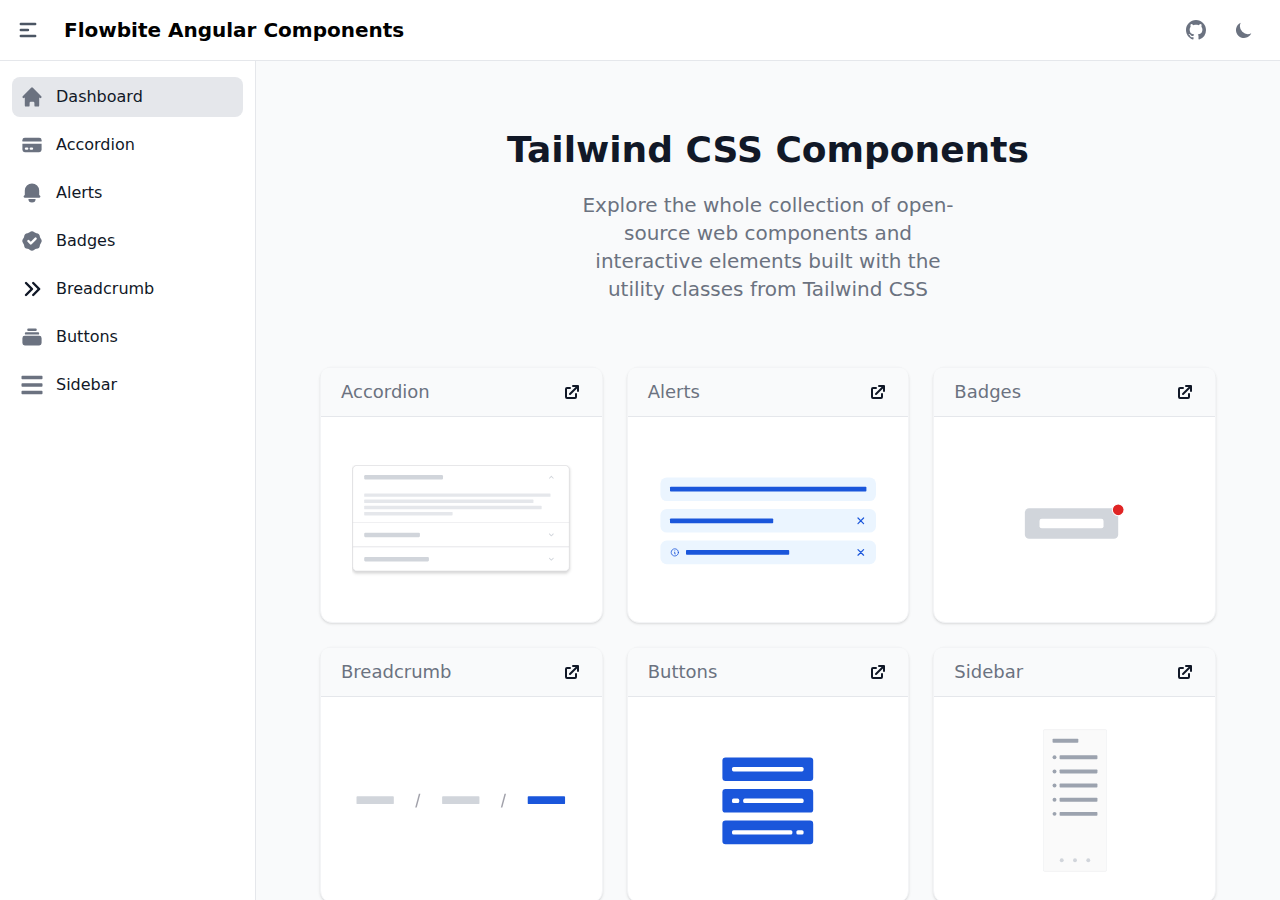
<file: index.html>
<!DOCTYPE html><html lang="en"><head>
    <meta charset="utf-8">
    <title>Flowbite Angular</title>
    <base href="/">
    <meta name="viewport" content="width=device-width, initial-scale=1">
    <link rel="icon" sizes="32x32" href="favicon.png">
  <style>*,:before,:after{box-sizing:border-box;border-width:0;border-style:solid;border-color:#e5e7eb}:before,:after{--tw-content:""}html{line-height:1.5;-webkit-text-size-adjust:100%;tab-size:4;font-family:ui-sans-serif,system-ui,-apple-system,BlinkMacSystemFont,Segoe UI,Roboto,Helvetica Neue,Arial,Noto Sans,sans-serif,"Apple Color Emoji","Segoe UI Emoji",Segoe UI Symbol,"Noto Color Emoji"}body{margin:0;line-height:inherit}*,:before,:after{--tw-border-spacing-x:0;--tw-border-spacing-y:0;--tw-translate-x:0;--tw-translate-y:0;--tw-rotate:0;--tw-skew-x:0;--tw-skew-y:0;--tw-scale-x:1;--tw-scale-y:1;--tw-pan-x: ;--tw-pan-y: ;--tw-pinch-zoom: ;--tw-scroll-snap-strictness:proximity;--tw-ordinal: ;--tw-slashed-zero: ;--tw-numeric-figure: ;--tw-numeric-spacing: ;--tw-numeric-fraction: ;--tw-ring-inset: ;--tw-ring-offset-width:0px;--tw-ring-offset-color:#fff;--tw-ring-color:rgb(59 130 246 / .5);--tw-ring-offset-shadow:0 0 #0000;--tw-ring-shadow:0 0 #0000;--tw-shadow:0 0 #0000;--tw-shadow-colored:0 0 #0000;--tw-blur: ;--tw-brightness: ;--tw-contrast: ;--tw-grayscale: ;--tw-hue-rotate: ;--tw-invert: ;--tw-saturate: ;--tw-sepia: ;--tw-drop-shadow: ;--tw-backdrop-blur: ;--tw-backdrop-brightness: ;--tw-backdrop-contrast: ;--tw-backdrop-grayscale: ;--tw-backdrop-hue-rotate: ;--tw-backdrop-invert: ;--tw-backdrop-opacity: ;--tw-backdrop-saturate: ;--tw-backdrop-sepia: }</style><link rel="stylesheet" href="styles.e9b9b03b46c4896d.css" media="print" onload="this.media='all'"><noscript><link rel="stylesheet" href="styles.e9b9b03b46c4896d.css"></noscript></head>
  <body>
    <flowbite-root></flowbite-root>
  <script src="runtime.1b5ef87603752ecd.js" type="module"></script><script src="polyfills.c75e42144efedf7c.js" type="module"></script><script src="main.8244624730195ac4.js" type="module"></script>

</body></html>
</file>
<file: styles.e9b9b03b46c4896d.css>
code[class*=language-],pre[class*=language-]{color:#ccc;background:0 0;font-family:Consolas,Monaco,Andale Mono,Ubuntu Mono,monospace;font-size:1em;text-align:left;white-space:pre;word-spacing:normal;word-break:normal;word-wrap:normal;line-height:1.5;tab-size:4;-webkit-hyphens:none;hyphens:none}pre[class*=language-]{padding:1em;margin:.5em 0;overflow:auto}:not(pre)>code[class*=language-],pre[class*=language-]{background:#2d2d2d}:not(pre)>code[class*=language-]{padding:.1em;border-radius:.3em;white-space:normal}.token.block-comment,.token.cdata,.token.comment,.token.doctype,.token.prolog{color:#999}.token.punctuation{color:#ccc}.token.attr-name,.token.deleted,.token.namespace,.token.tag{color:#e2777a}.token.function-name{color:#6196cc}.token.boolean,.token.function,.token.number{color:#f08d49}.token.class-name,.token.constant,.token.property,.token.symbol{color:#f8c555}.token.atrule,.token.builtin,.token.important,.token.keyword,.token.selector{color:#cc99cd}.token.attr-value,.token.char,.token.regex,.token.string,.token.variable{color:#7ec699}.token.entity,.token.operator,.token.url{color:#67cdcc}.token.bold,.token.important{font-weight:700}.token.italic{font-style:italic}.token.entity{cursor:help}.token.inserted{color:green}*,:before,:after{box-sizing:border-box;border-width:0;border-style:solid;border-color:#e5e7eb}:before,:after{--tw-content: ""}html{line-height:1.5;-webkit-text-size-adjust:100%;tab-size:4;font-family:ui-sans-serif,system-ui,-apple-system,BlinkMacSystemFont,Segoe UI,Roboto,Helvetica Neue,Arial,Noto Sans,sans-serif,"Apple Color Emoji","Segoe UI Emoji",Segoe UI Symbol,"Noto Color Emoji"}body{margin:0;line-height:inherit}hr{height:0;color:inherit;border-top-width:1px}abbr:where([title]){-webkit-text-decoration:underline dotted;text-decoration:underline dotted}h1,h2,h3,h4,h5,h6{font-size:inherit;font-weight:inherit}a{color:inherit;text-decoration:inherit}b,strong{font-weight:bolder}code,kbd,samp,pre{font-family:ui-monospace,SFMono-Regular,Menlo,Monaco,Consolas,Liberation Mono,Courier New,monospace;font-size:1em}small{font-size:80%}sub,sup{font-size:75%;line-height:0;position:relative;vertical-align:baseline}sub{bottom:-.25em}sup{top:-.5em}table{text-indent:0;border-color:inherit;border-collapse:collapse}button,input,optgroup,select,textarea{font-family:inherit;font-size:100%;font-weight:inherit;line-height:inherit;color:inherit;margin:0;padding:0}button,select{text-transform:none}button,[type=button],[type=reset],[type=submit]{-webkit-appearance:button;background-color:transparent;background-image:none}:-moz-focusring{outline:auto}:-moz-ui-invalid{box-shadow:none}progress{vertical-align:baseline}::-webkit-inner-spin-button,::-webkit-outer-spin-button{height:auto}[type=search]{-webkit-appearance:textfield;outline-offset:-2px}::-webkit-search-decoration{-webkit-appearance:none}::-webkit-file-upload-button{-webkit-appearance:button;font:inherit}summary{display:list-item}blockquote,dl,dd,h1,h2,h3,h4,h5,h6,hr,figure,p,pre{margin:0}fieldset{margin:0;padding:0}legend{padding:0}ol,ul,menu{list-style:none;margin:0;padding:0}textarea{resize:vertical}input::placeholder,textarea::placeholder{opacity:1;color:#9ca3af}button,[role=button]{cursor:pointer}:disabled{cursor:default}img,svg,video,canvas,audio,iframe,embed,object{display:block;vertical-align:middle}img,video{max-width:100%;height:auto}*,:before,:after{--tw-border-spacing-x:0;--tw-border-spacing-y:0;--tw-translate-x:0;--tw-translate-y:0;--tw-rotate:0;--tw-skew-x:0;--tw-skew-y:0;--tw-scale-x:1;--tw-scale-y:1;--tw-pan-x: ;--tw-pan-y: ;--tw-pinch-zoom: ;--tw-scroll-snap-strictness:proximity;--tw-ordinal: ;--tw-slashed-zero: ;--tw-numeric-figure: ;--tw-numeric-spacing: ;--tw-numeric-fraction: ;--tw-ring-inset: ;--tw-ring-offset-width:0px;--tw-ring-offset-color:#fff;--tw-ring-color:rgb(59 130 246 / .5);--tw-ring-offset-shadow:0 0 #0000;--tw-ring-shadow:0 0 #0000;--tw-shadow:0 0 #0000;--tw-shadow-colored:0 0 #0000;--tw-blur: ;--tw-brightness: ;--tw-contrast: ;--tw-grayscale: ;--tw-hue-rotate: ;--tw-invert: ;--tw-saturate: ;--tw-sepia: ;--tw-drop-shadow: ;--tw-backdrop-blur: ;--tw-backdrop-brightness: ;--tw-backdrop-contrast: ;--tw-backdrop-grayscale: ;--tw-backdrop-hue-rotate: ;--tw-backdrop-invert: ;--tw-backdrop-opacity: ;--tw-backdrop-saturate: ;--tw-backdrop-sepia: }::-webkit-backdrop{--tw-border-spacing-x:0;--tw-border-spacing-y:0;--tw-translate-x:0;--tw-translate-y:0;--tw-rotate:0;--tw-skew-x:0;--tw-skew-y:0;--tw-scale-x:1;--tw-scale-y:1;--tw-pan-x: ;--tw-pan-y: ;--tw-pinch-zoom: ;--tw-scroll-snap-strictness:proximity;--tw-ordinal: ;--tw-slashed-zero: ;--tw-numeric-figure: ;--tw-numeric-spacing: ;--tw-numeric-fraction: ;--tw-ring-inset: ;--tw-ring-offset-width:0px;--tw-ring-offset-color:#fff;--tw-ring-color:rgb(59 130 246 / .5);--tw-ring-offset-shadow:0 0 #0000;--tw-ring-shadow:0 0 #0000;--tw-shadow:0 0 #0000;--tw-shadow-colored:0 0 #0000;--tw-blur: ;--tw-brightness: ;--tw-contrast: ;--tw-grayscale: ;--tw-hue-rotate: ;--tw-invert: ;--tw-saturate: ;--tw-sepia: ;--tw-drop-shadow: ;--tw-backdrop-blur: ;--tw-backdrop-brightness: ;--tw-backdrop-contrast: ;--tw-backdrop-grayscale: ;--tw-backdrop-hue-rotate: ;--tw-backdrop-invert: ;--tw-backdrop-opacity: ;--tw-backdrop-saturate: ;--tw-backdrop-sepia: }::backdrop{--tw-border-spacing-x:0;--tw-border-spacing-y:0;--tw-translate-x:0;--tw-translate-y:0;--tw-rotate:0;--tw-skew-x:0;--tw-skew-y:0;--tw-scale-x:1;--tw-scale-y:1;--tw-pan-x: ;--tw-pan-y: ;--tw-pinch-zoom: ;--tw-scroll-snap-strictness:proximity;--tw-ordinal: ;--tw-slashed-zero: ;--tw-numeric-figure: ;--tw-numeric-spacing: ;--tw-numeric-fraction: ;--tw-ring-inset: ;--tw-ring-offset-width:0px;--tw-ring-offset-color:#fff;--tw-ring-color:rgb(59 130 246 / .5);--tw-ring-offset-shadow:0 0 #0000;--tw-ring-shadow:0 0 #0000;--tw-shadow:0 0 #0000;--tw-shadow-colored:0 0 #0000;--tw-blur: ;--tw-brightness: ;--tw-contrast: ;--tw-grayscale: ;--tw-hue-rotate: ;--tw-invert: ;--tw-saturate: ;--tw-sepia: ;--tw-drop-shadow: ;--tw-backdrop-blur: ;--tw-backdrop-brightness: ;--tw-backdrop-contrast: ;--tw-backdrop-grayscale: ;--tw-backdrop-hue-rotate: ;--tw-backdrop-invert: ;--tw-backdrop-opacity: ;--tw-backdrop-saturate: ;--tw-backdrop-sepia: }.container{width:100%}@media (min-width: 640px){.container{max-width:640px}}@media (min-width: 768px){.container{max-width:768px}}@media (min-width: 1024px){.container{max-width:1024px}}@media (min-width: 1280px){.container{max-width:1280px}}@media (min-width: 1536px){.container{max-width:1536px}}.sr-only{position:absolute;width:1px;height:1px;padding:0;margin:-1px;overflow:hidden;clip:rect(0,0,0,0);white-space:nowrap;border-width:0}.relative{position:relative}.\!m-0{margin:0!important}.mx-auto{margin-left:auto;margin-right:auto}.-mx-1\.5{margin-left:-.375rem;margin-right:-.375rem}.-my-1\.5{margin-top:-.375rem;margin-bottom:-.375rem}.-mx-1{margin-left:-.25rem;margin-right:-.25rem}.-my-1{margin-top:-.25rem;margin-bottom:-.25rem}.mx-1{margin-left:.25rem;margin-right:.25rem}.mr-6{margin-right:1.5rem}.mb-2{margin-bottom:.5rem}.mr-3{margin-right:.75rem}.mt-2{margin-top:.5rem}.mb-4{margin-bottom:1rem}.mr-2{margin-right:.5rem}.-ml-0\.5{margin-left:-.125rem}.-ml-0{margin-left:-0px}.-ml-1{margin-left:-.25rem}.ml-2{margin-left:.5rem}.-mr-1{margin-right:-.25rem}.mb-10{margin-bottom:2.5rem}.ml-auto{margin-left:auto}.ml-3{margin-left:.75rem}.inline{display:inline}.flex{display:flex}.inline-flex{display:inline-flex}.grid{display:grid}.hidden{display:none}.h-screen{height:100vh}.h-6{height:1.5rem}.h-5{height:1.25rem}.h-full{height:100%}.h-4{height:1rem}.h-3{height:.75rem}.h-3\.5{height:.875rem}.h-64{height:16rem}.h-52{height:13rem}.h-8{height:2rem}.h-fit{height:-moz-fit-content;height:fit-content}.h-min{height:min-content}.w-full{width:100%}.w-6{width:1.5rem}.w-5{width:1.25rem}.w-56{width:14rem}.w-28{width:7rem}.w-24{width:6rem}.w-16{width:4rem}.w-4{width:1rem}.w-3{width:.75rem}.w-3\.5{width:.875rem}.w-8{width:2rem}.w-fit{width:-moz-fit-content;width:fit-content}.w-64{width:16rem}.max-w-4xl{max-width:56rem}.max-w-screen-xl{max-width:1280px}.flex-1{flex:1 1 0%}.flex-shrink-0,.shrink-0{flex-shrink:0}.rotate-180{--tw-rotate:180deg;transform:translate(var(--tw-translate-x),var(--tw-translate-y)) rotate(var(--tw-rotate)) skew(var(--tw-skew-x)) skewY(var(--tw-skew-y)) scaleX(var(--tw-scale-x)) scaleY(var(--tw-scale-y))}.transform{transform:translate(var(--tw-translate-x),var(--tw-translate-y)) rotate(var(--tw-rotate)) skew(var(--tw-skew-x)) skewY(var(--tw-skew-y)) scaleX(var(--tw-scale-x)) scaleY(var(--tw-scale-y))}.cursor-pointer{cursor:pointer}.cursor-not-allowed{cursor:not-allowed}.list-disc{list-style-type:disc}.grid-cols-1{grid-template-columns:repeat(1,minmax(0,1fr))}.flex-col{flex-direction:column}.flex-wrap{flex-wrap:wrap}.items-center{align-items:center}.justify-center{justify-content:center}.justify-between{justify-content:space-between}.gap-2{gap:.5rem}.gap-6{gap:1.5rem}.gap-8{gap:2rem}.gap-1{gap:.25rem}.space-y-2>:not([hidden])~:not([hidden]){--tw-space-y-reverse:0;margin-top:calc(.5rem * calc(1 - var(--tw-space-y-reverse)));margin-bottom:calc(.5rem * var(--tw-space-y-reverse))}.space-y-4>:not([hidden])~:not([hidden]){--tw-space-y-reverse:0;margin-top:calc(1rem * calc(1 - var(--tw-space-y-reverse)));margin-bottom:calc(1rem * var(--tw-space-y-reverse))}.divide-y>:not([hidden])~:not([hidden]){--tw-divide-y-reverse:0;border-top-width:calc(1px * calc(1 - var(--tw-divide-y-reverse)));border-bottom-width:calc(1px * var(--tw-divide-y-reverse))}.divide-gray-200>:not([hidden])~:not([hidden]){--tw-divide-opacity:1;border-color:rgb(229 231 235 / var(--tw-divide-opacity))}.overflow-auto{overflow:auto}.overflow-hidden{overflow:hidden}.overflow-y-auto{overflow-y:auto}.whitespace-nowrap{white-space:nowrap}.rounded-lg{border-radius:.5rem}.rounded{border-radius:.25rem}.rounded-xl{border-radius:.75rem}.rounded-full{border-radius:9999px}.rounded-md{border-radius:.375rem}.rounded-t-lg{border-top-left-radius:.5rem;border-top-right-radius:.5rem}.border{border-width:1px}.border-b{border-bottom-width:1px}.border-r{border-right-width:1px}.border-t-4{border-top-width:4px}.border-gray-200{--tw-border-opacity:1;border-color:rgb(229 231 235 / var(--tw-border-opacity))}.border-gray-700{--tw-border-opacity:1;border-color:rgb(55 65 81 / var(--tw-border-opacity))}.border-gray-100{--tw-border-opacity:1;border-color:rgb(243 244 246 / var(--tw-border-opacity))}.border-blue-500{--tw-border-opacity:1;border-color:rgb(59 130 246 / var(--tw-border-opacity))}.border-red-500{--tw-border-opacity:1;border-color:rgb(239 68 68 / var(--tw-border-opacity))}.border-green-500{--tw-border-opacity:1;border-color:rgb(34 197 94 / var(--tw-border-opacity))}.border-yellow-500{--tw-border-opacity:1;border-color:rgb(234 179 8 / var(--tw-border-opacity))}.border-gray-500{--tw-border-opacity:1;border-color:rgb(107 114 128 / var(--tw-border-opacity))}.border-transparent{border-color:transparent}.border-gray-800{--tw-border-opacity:1;border-color:rgb(31 41 55 / var(--tw-border-opacity))}.border-red-700{--tw-border-opacity:1;border-color:rgb(185 28 28 / var(--tw-border-opacity))}.border-blue-700{--tw-border-opacity:1;border-color:rgb(29 78 216 / var(--tw-border-opacity))}.border-gray-300{--tw-border-opacity:1;border-color:rgb(209 213 219 / var(--tw-border-opacity))}.border-purple-700{--tw-border-opacity:1;border-color:rgb(126 34 206 / var(--tw-border-opacity))}.border-green-700{--tw-border-opacity:1;border-color:rgb(21 128 61 / var(--tw-border-opacity))}.border-yellow-400{--tw-border-opacity:1;border-color:rgb(250 204 21 / var(--tw-border-opacity))}.bg-gray-50{--tw-bg-opacity:1;background-color:rgb(249 250 251 / var(--tw-bg-opacity))}.bg-white{--tw-bg-opacity:1;background-color:rgb(255 255 255 / var(--tw-bg-opacity))}.bg-gray-700{--tw-bg-opacity:1;background-color:rgb(55 65 81 / var(--tw-bg-opacity))}.bg-transparent{background-color:transparent}.bg-gray-100{--tw-bg-opacity:1;background-color:rgb(243 244 246 / var(--tw-bg-opacity))}.bg-gray-800{--tw-bg-opacity:1;background-color:rgb(31 41 55 / var(--tw-bg-opacity))}.bg-blue-100{--tw-bg-opacity:1;background-color:rgb(219 234 254 / var(--tw-bg-opacity))}.bg-red-100{--tw-bg-opacity:1;background-color:rgb(254 226 226 / var(--tw-bg-opacity))}.bg-green-100{--tw-bg-opacity:1;background-color:rgb(220 252 231 / var(--tw-bg-opacity))}.bg-yellow-100{--tw-bg-opacity:1;background-color:rgb(254 249 195 / var(--tw-bg-opacity))}.bg-indigo-100{--tw-bg-opacity:1;background-color:rgb(224 231 255 / var(--tw-bg-opacity))}.bg-purple-100{--tw-bg-opacity:1;background-color:rgb(243 232 255 / var(--tw-bg-opacity))}.bg-pink-100{--tw-bg-opacity:1;background-color:rgb(252 231 243 / var(--tw-bg-opacity))}.bg-red-700{--tw-bg-opacity:1;background-color:rgb(185 28 28 / var(--tw-bg-opacity))}.bg-blue-700{--tw-bg-opacity:1;background-color:rgb(29 78 216 / var(--tw-bg-opacity))}.bg-purple-700{--tw-bg-opacity:1;background-color:rgb(126 34 206 / var(--tw-bg-opacity))}.bg-green-700{--tw-bg-opacity:1;background-color:rgb(21 128 61 / var(--tw-bg-opacity))}.bg-yellow-400{--tw-bg-opacity:1;background-color:rgb(250 204 21 / var(--tw-bg-opacity))}.bg-gray-200{--tw-bg-opacity:1;background-color:rgb(229 231 235 / var(--tw-bg-opacity))}.bg-gradient-to-r{background-image:linear-gradient(to right,var(--tw-gradient-stops))}.bg-gradient-to-br{background-image:linear-gradient(to bottom right,var(--tw-gradient-stops))}.from-cyan-400{--tw-gradient-from:#22d3ee;--tw-gradient-to:rgb(34 211 238 / 0);--tw-gradient-stops:var(--tw-gradient-from), var(--tw-gradient-to)}.from-red-400{--tw-gradient-from:#f87171;--tw-gradient-to:rgb(248 113 113 / 0);--tw-gradient-stops:var(--tw-gradient-from), var(--tw-gradient-to)}.from-blue-500{--tw-gradient-from:#3b82f6;--tw-gradient-to:rgb(59 130 246 / 0);--tw-gradient-stops:var(--tw-gradient-from), var(--tw-gradient-to)}.from-lime-200{--tw-gradient-from:#d9f99d;--tw-gradient-to:rgb(217 249 157 / 0);--tw-gradient-stops:var(--tw-gradient-from), var(--tw-gradient-to)}.from-pink-400{--tw-gradient-from:#f472b6;--tw-gradient-to:rgb(244 114 182 / 0);--tw-gradient-stops:var(--tw-gradient-from), var(--tw-gradient-to)}.from-purple-500{--tw-gradient-from:#a855f7;--tw-gradient-to:rgb(168 85 247 / 0);--tw-gradient-stops:var(--tw-gradient-from), var(--tw-gradient-to)}.from-green-400{--tw-gradient-from:#4ade80;--tw-gradient-to:rgb(74 222 128 / 0);--tw-gradient-stops:var(--tw-gradient-from), var(--tw-gradient-to)}.from-teal-400{--tw-gradient-from:#2dd4bf;--tw-gradient-to:rgb(45 212 191 / 0);--tw-gradient-stops:var(--tw-gradient-from), var(--tw-gradient-to)}.from-purple-600{--tw-gradient-from:#9333ea;--tw-gradient-to:rgb(147 51 234 / 0);--tw-gradient-stops:var(--tw-gradient-from), var(--tw-gradient-to)}.from-cyan-500{--tw-gradient-from:#06b6d4;--tw-gradient-to:rgb(6 182 212 / 0);--tw-gradient-stops:var(--tw-gradient-from), var(--tw-gradient-to)}.from-pink-500{--tw-gradient-from:#ec4899;--tw-gradient-to:rgb(236 72 153 / 0);--tw-gradient-stops:var(--tw-gradient-from), var(--tw-gradient-to)}.from-teal-200{--tw-gradient-from:#99f6e4;--tw-gradient-to:rgb(153 246 228 / 0);--tw-gradient-stops:var(--tw-gradient-from), var(--tw-gradient-to)}.from-teal-300{--tw-gradient-from:#5eead4;--tw-gradient-to:rgb(94 234 212 / 0);--tw-gradient-stops:var(--tw-gradient-from), var(--tw-gradient-to)}.from-red-200{--tw-gradient-from:#fecaca;--tw-gradient-to:rgb(254 202 202 / 0);--tw-gradient-stops:var(--tw-gradient-from), var(--tw-gradient-to)}.via-cyan-500{--tw-gradient-to:rgb(6 182 212 / 0);--tw-gradient-stops:var(--tw-gradient-from), #06b6d4, var(--tw-gradient-to)}.via-red-500{--tw-gradient-to:rgb(239 68 68 / 0);--tw-gradient-stops:var(--tw-gradient-from), #ef4444, var(--tw-gradient-to)}.via-blue-600{--tw-gradient-to:rgb(37 99 235 / 0);--tw-gradient-stops:var(--tw-gradient-from), #2563eb, var(--tw-gradient-to)}.via-lime-400{--tw-gradient-to:rgb(163 230 53 / 0);--tw-gradient-stops:var(--tw-gradient-from), #a3e635, var(--tw-gradient-to)}.via-pink-500{--tw-gradient-to:rgb(236 72 153 / 0);--tw-gradient-stops:var(--tw-gradient-from), #ec4899, var(--tw-gradient-to)}.via-purple-600{--tw-gradient-to:rgb(147 51 234 / 0);--tw-gradient-stops:var(--tw-gradient-from), #9333ea, var(--tw-gradient-to)}.via-green-500{--tw-gradient-to:rgb(34 197 94 / 0);--tw-gradient-stops:var(--tw-gradient-from), #22c55e, var(--tw-gradient-to)}.via-teal-500{--tw-gradient-to:rgb(20 184 166 / 0);--tw-gradient-stops:var(--tw-gradient-from), #14b8a6, var(--tw-gradient-to)}.via-red-300{--tw-gradient-to:rgb(252 165 165 / 0);--tw-gradient-stops:var(--tw-gradient-from), #fca5a5, var(--tw-gradient-to)}.to-cyan-600{--tw-gradient-to:#0891b2}.to-red-600{--tw-gradient-to:#dc2626}.to-blue-700{--tw-gradient-to:#1d4ed8}.to-lime-500{--tw-gradient-to:#84cc16}.to-pink-600{--tw-gradient-to:#db2777}.to-purple-700{--tw-gradient-to:#7e22ce}.to-green-600{--tw-gradient-to:#16a34a}.to-teal-600{--tw-gradient-to:#0d9488}.to-blue-500{--tw-gradient-to:#3b82f6}.to-blue-600{--tw-gradient-to:#2563eb}.to-pink-500{--tw-gradient-to:#ec4899}.to-orange-400{--tw-gradient-to:#fb923c}.to-lime-200{--tw-gradient-to:#d9f99d}.to-lime-300{--tw-gradient-to:#bef264}.to-yellow-200{--tw-gradient-to:#fef08a}.p-2\.5{padding:.625rem}.p-2{padding:.5rem}.p-4{padding:1rem}.p-6{padding:1.5rem}.p-1\.5{padding:.375rem}.p-1{padding:.25rem}.p-0\.5{padding:.125rem}.p-0{padding:0}.px-3{padding-left:.75rem;padding-right:.75rem}.py-1\.5{padding-top:.375rem;padding-bottom:.375rem}.py-1{padding-top:.25rem;padding-bottom:.25rem}.py-3{padding-top:.75rem;padding-bottom:.75rem}.px-5{padding-left:1.25rem;padding-right:1.25rem}.py-0{padding-top:0;padding-bottom:0}.py-2\.5{padding-top:.625rem;padding-bottom:.625rem}.py-2{padding-top:.5rem;padding-bottom:.5rem}.py-5{padding-top:1.25rem;padding-bottom:1.25rem}.px-2{padding-left:.5rem;padding-right:.5rem}.py-0\.5{padding-top:.125rem;padding-bottom:.125rem}.px-6{padding-left:1.5rem;padding-right:1.5rem}.py-3\.5{padding-top:.875rem;padding-bottom:.875rem}.py-4{padding-top:1rem;padding-bottom:1rem}.pl-5{padding-left:1.25rem}.text-left{text-align:left}.text-center{text-align:center}.text-xl{font-size:1.25rem;line-height:1.75rem}.text-sm{font-size:.875rem;line-height:1.25rem}.text-2xl{font-size:1.5rem;line-height:2rem}.text-lg{font-size:1.125rem;line-height:1.75rem}.text-xs{font-size:.75rem;line-height:1rem}.text-base{font-size:1rem;line-height:1.5rem}.font-semibold{font-weight:600}.font-bold{font-weight:700}.font-medium{font-weight:500}.font-normal{font-weight:400}.text-gray-600{--tw-text-opacity:1;color:rgb(75 85 99 / var(--tw-text-opacity))}.text-gray-500{--tw-text-opacity:1;color:rgb(107 114 128 / var(--tw-text-opacity))}.text-blue-600{--tw-text-opacity:1;color:rgb(37 99 235 / var(--tw-text-opacity))}.text-gray-700{--tw-text-opacity:1;color:rgb(55 65 81 / var(--tw-text-opacity))}.text-gray-100{--tw-text-opacity:1;color:rgb(243 244 246 / var(--tw-text-opacity))}.text-blue-700{--tw-text-opacity:1;color:rgb(29 78 216 / var(--tw-text-opacity))}.text-gray-900{--tw-text-opacity:1;color:rgb(17 24 39 / var(--tw-text-opacity))}.text-white{--tw-text-opacity:1;color:rgb(255 255 255 / var(--tw-text-opacity))}.text-red-700{--tw-text-opacity:1;color:rgb(185 28 28 / var(--tw-text-opacity))}.text-green-700{--tw-text-opacity:1;color:rgb(21 128 61 / var(--tw-text-opacity))}.text-yellow-700{--tw-text-opacity:1;color:rgb(161 98 7 / var(--tw-text-opacity))}.text-blue-500{--tw-text-opacity:1;color:rgb(59 130 246 / var(--tw-text-opacity))}.text-red-500{--tw-text-opacity:1;color:rgb(239 68 68 / var(--tw-text-opacity))}.text-green-500{--tw-text-opacity:1;color:rgb(34 197 94 / var(--tw-text-opacity))}.text-yellow-500{--tw-text-opacity:1;color:rgb(234 179 8 / var(--tw-text-opacity))}.text-blue-800{--tw-text-opacity:1;color:rgb(30 64 175 / var(--tw-text-opacity))}.text-gray-800{--tw-text-opacity:1;color:rgb(31 41 55 / var(--tw-text-opacity))}.text-red-800{--tw-text-opacity:1;color:rgb(153 27 27 / var(--tw-text-opacity))}.text-green-800{--tw-text-opacity:1;color:rgb(22 101 52 / var(--tw-text-opacity))}.text-yellow-800{--tw-text-opacity:1;color:rgb(133 77 14 / var(--tw-text-opacity))}.text-indigo-800{--tw-text-opacity:1;color:rgb(55 48 163 / var(--tw-text-opacity))}.text-purple-800{--tw-text-opacity:1;color:rgb(107 33 168 / var(--tw-text-opacity))}.text-pink-800{--tw-text-opacity:1;color:rgb(157 23 77 / var(--tw-text-opacity))}.text-gray-400{--tw-text-opacity:1;color:rgb(156 163 175 / var(--tw-text-opacity))}.text-purple-700{--tw-text-opacity:1;color:rgb(126 34 206 / var(--tw-text-opacity))}.text-yellow-400{--tw-text-opacity:1;color:rgb(250 204 21 / var(--tw-text-opacity))}.opacity-50{opacity:.5}.shadow-md{--tw-shadow:0 4px 6px -1px rgb(0 0 0 / .1), 0 2px 4px -2px rgb(0 0 0 / .1);--tw-shadow-colored:0 4px 6px -1px var(--tw-shadow-color), 0 2px 4px -2px var(--tw-shadow-color);box-shadow:var(--tw-ring-offset-shadow, 0 0 #0000),var(--tw-ring-shadow, 0 0 #0000),var(--tw-shadow)}.shadow{--tw-shadow:0 1px 3px 0 rgb(0 0 0 / .1), 0 1px 2px -1px rgb(0 0 0 / .1);--tw-shadow-colored:0 1px 3px 0 var(--tw-shadow-color), 0 1px 2px -1px var(--tw-shadow-color);box-shadow:var(--tw-ring-offset-shadow, 0 0 #0000),var(--tw-ring-shadow, 0 0 #0000),var(--tw-shadow)}.outline{outline-style:solid}.ring-gray-800{--tw-ring-opacity:1;--tw-ring-color:rgb(31 41 55 / var(--tw-ring-opacity))}.filter{filter:var(--tw-blur) var(--tw-brightness) var(--tw-contrast) var(--tw-grayscale) var(--tw-hue-rotate) var(--tw-invert) var(--tw-saturate) var(--tw-sepia) var(--tw-drop-shadow)}.transition{transition-property:color,background-color,border-color,text-decoration-color,fill,stroke,opacity,box-shadow,transform,filter,-webkit-backdrop-filter;transition-property:color,background-color,border-color,text-decoration-color,fill,stroke,opacity,box-shadow,transform,filter,backdrop-filter;transition-property:color,background-color,border-color,text-decoration-color,fill,stroke,opacity,box-shadow,transform,filter,backdrop-filter,-webkit-backdrop-filter;transition-timing-function:cubic-bezier(.4,0,.2,1);transition-duration:.15s}.transition-all{transition-property:all;transition-timing-function:cubic-bezier(.4,0,.2,1);transition-duration:.15s}.duration-75{transition-duration:75ms}.duration-200{transition-duration:.2s}.ease-in{transition-timing-function:cubic-bezier(.4,0,1,1)}.hover\:border-white:hover{--tw-border-opacity:1;border-color:rgb(255 255 255 / var(--tw-border-opacity))}.hover\:bg-gray-100:hover{--tw-bg-opacity:1;background-color:rgb(243 244 246 / var(--tw-bg-opacity))}.hover\:bg-gray-800:hover{--tw-bg-opacity:1;background-color:rgb(31 41 55 / var(--tw-bg-opacity))}.hover\:bg-blue-200:hover{--tw-bg-opacity:1;background-color:rgb(191 219 254 / var(--tw-bg-opacity))}.hover\:bg-red-200:hover{--tw-bg-opacity:1;background-color:rgb(254 202 202 / var(--tw-bg-opacity))}.hover\:bg-green-200:hover{--tw-bg-opacity:1;background-color:rgb(187 247 208 / var(--tw-bg-opacity))}.hover\:bg-yellow-200:hover{--tw-bg-opacity:1;background-color:rgb(254 240 138 / var(--tw-bg-opacity))}.hover\:bg-gray-200:hover{--tw-bg-opacity:1;background-color:rgb(229 231 235 / var(--tw-bg-opacity))}.hover\:bg-gray-900:hover{--tw-bg-opacity:1;background-color:rgb(17 24 39 / var(--tw-bg-opacity))}.hover\:bg-red-800:hover{--tw-bg-opacity:1;background-color:rgb(153 27 27 / var(--tw-bg-opacity))}.hover\:bg-blue-800:hover{--tw-bg-opacity:1;background-color:rgb(30 64 175 / var(--tw-bg-opacity))}.hover\:bg-white:hover{--tw-bg-opacity:1;background-color:rgb(255 255 255 / var(--tw-bg-opacity))}.hover\:bg-purple-800:hover{--tw-bg-opacity:1;background-color:rgb(107 33 168 / var(--tw-bg-opacity))}.hover\:bg-green-800:hover{--tw-bg-opacity:1;background-color:rgb(22 101 52 / var(--tw-bg-opacity))}.hover\:bg-yellow-500:hover{--tw-bg-opacity:1;background-color:rgb(234 179 8 / var(--tw-bg-opacity))}.hover\:bg-gradient-to-br:hover{background-image:linear-gradient(to bottom right,var(--tw-gradient-stops))}.hover\:bg-gradient-to-bl:hover{background-image:linear-gradient(to bottom left,var(--tw-gradient-stops))}.hover\:bg-gradient-to-l:hover{background-image:linear-gradient(to left,var(--tw-gradient-stops))}.hover\:from-teal-200:hover{--tw-gradient-from:#99f6e4;--tw-gradient-to:rgb(153 246 228 / 0);--tw-gradient-stops:var(--tw-gradient-from), var(--tw-gradient-to)}.hover\:to-lime-200:hover{--tw-gradient-to:#d9f99d}.hover\:text-white:hover{--tw-text-opacity:1;color:rgb(255 255 255 / var(--tw-text-opacity))}.hover\:text-gray-900:hover{--tw-text-opacity:1;color:rgb(17 24 39 / var(--tw-text-opacity))}.hover\:text-blue-700:hover{--tw-text-opacity:1;color:rgb(29 78 216 / var(--tw-text-opacity))}.hover\:underline:hover{text-decoration-line:underline}.hover\:shadow-lg:hover{--tw-shadow:0 10px 15px -3px rgb(0 0 0 / .1), 0 4px 6px -4px rgb(0 0 0 / .1);--tw-shadow-colored:0 10px 15px -3px var(--tw-shadow-color), 0 4px 6px -4px var(--tw-shadow-color);box-shadow:var(--tw-ring-offset-shadow, 0 0 #0000),var(--tw-ring-shadow, 0 0 #0000),var(--tw-shadow)}.focus\:z-10:focus{z-index:10}.focus\:text-blue-700:focus{--tw-text-opacity:1;color:rgb(29 78 216 / var(--tw-text-opacity))}.focus\:outline-none:focus{outline:2px solid transparent;outline-offset:2px}.focus\:ring-4:focus{--tw-ring-offset-shadow:var(--tw-ring-inset) 0 0 0 var(--tw-ring-offset-width) var(--tw-ring-offset-color);--tw-ring-shadow:var(--tw-ring-inset) 0 0 0 calc(4px + var(--tw-ring-offset-width)) var(--tw-ring-color);box-shadow:var(--tw-ring-offset-shadow),var(--tw-ring-shadow),var(--tw-shadow, 0 0 #0000)}.focus\:ring-2:focus{--tw-ring-offset-shadow:var(--tw-ring-inset) 0 0 0 var(--tw-ring-offset-width) var(--tw-ring-offset-color);--tw-ring-shadow:var(--tw-ring-inset) 0 0 0 calc(2px + var(--tw-ring-offset-width)) var(--tw-ring-color);box-shadow:var(--tw-ring-offset-shadow),var(--tw-ring-shadow),var(--tw-shadow, 0 0 #0000)}.focus\:ring-gray-200:focus{--tw-ring-opacity:1;--tw-ring-color:rgb(229 231 235 / var(--tw-ring-opacity))}.focus\:ring-gray-300:focus{--tw-ring-opacity:1;--tw-ring-color:rgb(209 213 219 / var(--tw-ring-opacity))}.focus\:ring-blue-400:focus{--tw-ring-opacity:1;--tw-ring-color:rgb(96 165 250 / var(--tw-ring-opacity))}.focus\:ring-red-400:focus{--tw-ring-opacity:1;--tw-ring-color:rgb(248 113 113 / var(--tw-ring-opacity))}.focus\:ring-green-400:focus{--tw-ring-opacity:1;--tw-ring-color:rgb(74 222 128 / var(--tw-ring-opacity))}.focus\:ring-yellow-400:focus{--tw-ring-opacity:1;--tw-ring-color:rgb(250 204 21 / var(--tw-ring-opacity))}.focus\:ring-gray-400:focus{--tw-ring-opacity:1;--tw-ring-color:rgb(156 163 175 / var(--tw-ring-opacity))}.focus\:ring-red-300:focus{--tw-ring-opacity:1;--tw-ring-color:rgb(252 165 165 / var(--tw-ring-opacity))}.focus\:ring-blue-700:focus{--tw-ring-opacity:1;--tw-ring-color:rgb(29 78 216 / var(--tw-ring-opacity))}.focus\:ring-blue-300:focus{--tw-ring-opacity:1;--tw-ring-color:rgb(147 197 253 / var(--tw-ring-opacity))}.focus\:ring-purple-300:focus{--tw-ring-opacity:1;--tw-ring-color:rgb(216 180 254 / var(--tw-ring-opacity))}.focus\:ring-green-300:focus{--tw-ring-opacity:1;--tw-ring-color:rgb(134 239 172 / var(--tw-ring-opacity))}.focus\:ring-yellow-300:focus{--tw-ring-opacity:1;--tw-ring-color:rgb(253 224 71 / var(--tw-ring-opacity))}.focus\:ring-cyan-300:focus{--tw-ring-opacity:1;--tw-ring-color:rgb(103 232 249 / var(--tw-ring-opacity))}.focus\:ring-lime-300:focus{--tw-ring-opacity:1;--tw-ring-color:rgb(190 242 100 / var(--tw-ring-opacity))}.focus\:ring-pink-300:focus{--tw-ring-opacity:1;--tw-ring-color:rgb(249 168 212 / var(--tw-ring-opacity))}.focus\:ring-teal-300:focus{--tw-ring-opacity:1;--tw-ring-color:rgb(94 234 212 / var(--tw-ring-opacity))}.focus\:ring-cyan-200:focus{--tw-ring-opacity:1;--tw-ring-color:rgb(165 243 252 / var(--tw-ring-opacity))}.focus\:ring-green-200:focus{--tw-ring-opacity:1;--tw-ring-color:rgb(187 247 208 / var(--tw-ring-opacity))}.focus\:ring-purple-200:focus{--tw-ring-opacity:1;--tw-ring-color:rgb(233 213 255 / var(--tw-ring-opacity))}.focus\:ring-pink-200:focus{--tw-ring-opacity:1;--tw-ring-color:rgb(251 207 232 / var(--tw-ring-opacity))}.focus\:ring-lime-200:focus{--tw-ring-opacity:1;--tw-ring-color:rgb(217 249 157 / var(--tw-ring-opacity))}.focus\:ring-red-100:focus{--tw-ring-opacity:1;--tw-ring-color:rgb(254 226 226 / var(--tw-ring-opacity))}.disabled\:hover\:bg-gray-800:hover:disabled{--tw-bg-opacity:1;background-color:rgb(31 41 55 / var(--tw-bg-opacity))}.group:first-child .group-first\:hidden{display:none}.group:hover .group-hover\:bg-blue-200{--tw-bg-opacity:1;background-color:rgb(191 219 254 / var(--tw-bg-opacity))}.group:hover .group-hover\:bg-gray-200{--tw-bg-opacity:1;background-color:rgb(229 231 235 / var(--tw-bg-opacity))}.group:hover .group-hover\:bg-red-200{--tw-bg-opacity:1;background-color:rgb(254 202 202 / var(--tw-bg-opacity))}.group:hover .group-hover\:bg-green-200{--tw-bg-opacity:1;background-color:rgb(187 247 208 / var(--tw-bg-opacity))}.group:hover .group-hover\:bg-yellow-200{--tw-bg-opacity:1;background-color:rgb(254 240 138 / var(--tw-bg-opacity))}.group:hover .group-hover\:bg-indigo-200{--tw-bg-opacity:1;background-color:rgb(199 210 254 / var(--tw-bg-opacity))}.group:hover .group-hover\:bg-purple-200{--tw-bg-opacity:1;background-color:rgb(233 213 255 / var(--tw-bg-opacity))}.group:hover .group-hover\:bg-pink-200{--tw-bg-opacity:1;background-color:rgb(251 207 232 / var(--tw-bg-opacity))}.group:hover .group-hover\:bg-opacity-0{--tw-bg-opacity:0}.group:hover .group-hover\:from-purple-600{--tw-gradient-from:#9333ea;--tw-gradient-to:rgb(147 51 234 / 0);--tw-gradient-stops:var(--tw-gradient-from), var(--tw-gradient-to)}.group:hover .group-hover\:from-cyan-500{--tw-gradient-from:#06b6d4;--tw-gradient-to:rgb(6 182 212 / 0);--tw-gradient-stops:var(--tw-gradient-from), var(--tw-gradient-to)}.group:hover .group-hover\:from-green-400{--tw-gradient-from:#4ade80;--tw-gradient-to:rgb(74 222 128 / 0);--tw-gradient-stops:var(--tw-gradient-from), var(--tw-gradient-to)}.group:hover .group-hover\:from-purple-500{--tw-gradient-from:#a855f7;--tw-gradient-to:rgb(168 85 247 / 0);--tw-gradient-stops:var(--tw-gradient-from), var(--tw-gradient-to)}.group:hover .group-hover\:from-pink-500{--tw-gradient-from:#ec4899;--tw-gradient-to:rgb(236 72 153 / 0);--tw-gradient-stops:var(--tw-gradient-from), var(--tw-gradient-to)}.group:hover .group-hover\:from-teal-300{--tw-gradient-from:#5eead4;--tw-gradient-to:rgb(94 234 212 / 0);--tw-gradient-stops:var(--tw-gradient-from), var(--tw-gradient-to)}.group:hover .group-hover\:from-red-200{--tw-gradient-from:#fecaca;--tw-gradient-to:rgb(254 202 202 / 0);--tw-gradient-stops:var(--tw-gradient-from), var(--tw-gradient-to)}.group:hover .group-hover\:via-red-300{--tw-gradient-to:rgb(252 165 165 / 0);--tw-gradient-stops:var(--tw-gradient-from), #fca5a5, var(--tw-gradient-to)}.group:hover .group-hover\:to-blue-500{--tw-gradient-to:#3b82f6}.group:hover .group-hover\:to-blue-600{--tw-gradient-to:#2563eb}.group:hover .group-hover\:to-pink-500{--tw-gradient-to:#ec4899}.group:hover .group-hover\:to-orange-400{--tw-gradient-to:#fb923c}.group:hover .group-hover\:to-lime-300{--tw-gradient-to:#bef264}.group:hover .group-hover\:to-yellow-200{--tw-gradient-to:#fef08a}.group:hover .group-hover\:text-gray-900{--tw-text-opacity:1;color:rgb(17 24 39 / var(--tw-text-opacity))}.dark .dark\:block{display:block}.dark .dark\:hidden{display:none}.dark .dark\:divide-gray-700>:not([hidden])~:not([hidden]){--tw-divide-opacity:1;border-color:rgb(55 65 81 / var(--tw-divide-opacity))}.dark .dark\:border-gray-700{--tw-border-opacity:1;border-color:rgb(55 65 81 / var(--tw-border-opacity))}.dark .dark\:border-gray-100{--tw-border-opacity:1;border-color:rgb(243 244 246 / var(--tw-border-opacity))}.dark .dark\:border-gray-600{--tw-border-opacity:1;border-color:rgb(75 85 99 / var(--tw-border-opacity))}.dark .dark\:border-red-500{--tw-border-opacity:1;border-color:rgb(239 68 68 / var(--tw-border-opacity))}.dark .dark\:border-blue-500{--tw-border-opacity:1;border-color:rgb(59 130 246 / var(--tw-border-opacity))}.dark .dark\:border-white{--tw-border-opacity:1;border-color:rgb(255 255 255 / var(--tw-border-opacity))}.dark .dark\:border-purple-400{--tw-border-opacity:1;border-color:rgb(192 132 252 / var(--tw-border-opacity))}.dark .dark\:border-green-500{--tw-border-opacity:1;border-color:rgb(34 197 94 / var(--tw-border-opacity))}.dark .dark\:border-yellow-300{--tw-border-opacity:1;border-color:rgb(253 224 71 / var(--tw-border-opacity))}.dark .dark\:bg-gray-900{--tw-bg-opacity:1;background-color:rgb(17 24 39 / var(--tw-bg-opacity))}.dark .dark\:bg-gray-800{--tw-bg-opacity:1;background-color:rgb(31 41 55 / var(--tw-bg-opacity))}.dark .dark\:\!bg-gray-900{--tw-bg-opacity:1 !important;background-color:rgb(17 24 39 / var(--tw-bg-opacity))!important}.dark .dark\:bg-gray-100{--tw-bg-opacity:1;background-color:rgb(243 244 246 / var(--tw-bg-opacity))}.dark .dark\:bg-gray-700{--tw-bg-opacity:1;background-color:rgb(55 65 81 / var(--tw-bg-opacity))}.dark .dark\:bg-blue-200{--tw-bg-opacity:1;background-color:rgb(191 219 254 / var(--tw-bg-opacity))}.dark .dark\:bg-red-200{--tw-bg-opacity:1;background-color:rgb(254 202 202 / var(--tw-bg-opacity))}.dark .dark\:bg-green-200{--tw-bg-opacity:1;background-color:rgb(187 247 208 / var(--tw-bg-opacity))}.dark .dark\:bg-yellow-200{--tw-bg-opacity:1;background-color:rgb(254 240 138 / var(--tw-bg-opacity))}.dark .dark\:bg-indigo-200{--tw-bg-opacity:1;background-color:rgb(199 210 254 / var(--tw-bg-opacity))}.dark .dark\:bg-purple-200{--tw-bg-opacity:1;background-color:rgb(233 213 255 / var(--tw-bg-opacity))}.dark .dark\:bg-pink-200{--tw-bg-opacity:1;background-color:rgb(251 207 232 / var(--tw-bg-opacity))}.dark .dark\:bg-red-600{--tw-bg-opacity:1;background-color:rgb(220 38 38 / var(--tw-bg-opacity))}.dark .dark\:bg-transparent{background-color:transparent}.dark .dark\:bg-blue-600{--tw-bg-opacity:1;background-color:rgb(37 99 235 / var(--tw-bg-opacity))}.dark .dark\:bg-gray-600{--tw-bg-opacity:1;background-color:rgb(75 85 99 / var(--tw-bg-opacity))}.dark .dark\:bg-purple-600{--tw-bg-opacity:1;background-color:rgb(147 51 234 / var(--tw-bg-opacity))}.dark .dark\:bg-green-600{--tw-bg-opacity:1;background-color:rgb(22 163 74 / var(--tw-bg-opacity))}.dark .dark\:text-gray-400{--tw-text-opacity:1;color:rgb(156 163 175 / var(--tw-text-opacity))}.dark .dark\:text-white{--tw-text-opacity:1;color:rgb(255 255 255 / var(--tw-text-opacity))}.dark .dark\:text-blue-500{--tw-text-opacity:1;color:rgb(59 130 246 / var(--tw-text-opacity))}.dark .dark\:text-gray-100{--tw-text-opacity:1;color:rgb(243 244 246 / var(--tw-text-opacity))}.dark .dark\:text-gray-700{--tw-text-opacity:1;color:rgb(55 65 81 / var(--tw-text-opacity))}.dark .dark\:text-blue-800{--tw-text-opacity:1;color:rgb(30 64 175 / var(--tw-text-opacity))}.dark .dark\:text-red-800{--tw-text-opacity:1;color:rgb(153 27 27 / var(--tw-text-opacity))}.dark .dark\:text-green-800{--tw-text-opacity:1;color:rgb(22 101 52 / var(--tw-text-opacity))}.dark .dark\:text-yellow-800{--tw-text-opacity:1;color:rgb(133 77 14 / var(--tw-text-opacity))}.dark .dark\:text-gray-300{--tw-text-opacity:1;color:rgb(209 213 219 / var(--tw-text-opacity))}.dark .dark\:text-blue-600{--tw-text-opacity:1;color:rgb(37 99 235 / var(--tw-text-opacity))}.dark .dark\:text-red-600{--tw-text-opacity:1;color:rgb(220 38 38 / var(--tw-text-opacity))}.dark .dark\:text-green-600{--tw-text-opacity:1;color:rgb(22 163 74 / var(--tw-text-opacity))}.dark .dark\:text-yellow-600{--tw-text-opacity:1;color:rgb(202 138 4 / var(--tw-text-opacity))}.dark .dark\:text-red-900{--tw-text-opacity:1;color:rgb(127 29 29 / var(--tw-text-opacity))}.dark .dark\:text-green-900{--tw-text-opacity:1;color:rgb(20 83 45 / var(--tw-text-opacity))}.dark .dark\:text-yellow-900{--tw-text-opacity:1;color:rgb(113 63 18 / var(--tw-text-opacity))}.dark .dark\:text-indigo-900{--tw-text-opacity:1;color:rgb(49 46 129 / var(--tw-text-opacity))}.dark .dark\:text-purple-900{--tw-text-opacity:1;color:rgb(88 28 135 / var(--tw-text-opacity))}.dark .dark\:text-pink-900{--tw-text-opacity:1;color:rgb(131 24 67 / var(--tw-text-opacity))}.dark .dark\:text-red-500{--tw-text-opacity:1;color:rgb(239 68 68 / var(--tw-text-opacity))}.dark .dark\:text-purple-400{--tw-text-opacity:1;color:rgb(192 132 252 / var(--tw-text-opacity))}.dark .dark\:text-green-500{--tw-text-opacity:1;color:rgb(34 197 94 / var(--tw-text-opacity))}.dark .dark\:text-yellow-300{--tw-text-opacity:1;color:rgb(253 224 71 / var(--tw-text-opacity))}.dark .dark\:shadow-gray-800{--tw-shadow-color:#1f2937;--tw-shadow:var(--tw-shadow-colored)}.dark .dark\:hover\:border-gray-600:hover{--tw-border-opacity:1;border-color:rgb(75 85 99 / var(--tw-border-opacity))}.dark .dark\:hover\:border-gray-700:hover{--tw-border-opacity:1;border-color:rgb(55 65 81 / var(--tw-border-opacity))}.dark .dark\:hover\:bg-gray-700:hover{--tw-bg-opacity:1;background-color:rgb(55 65 81 / var(--tw-bg-opacity))}.dark .dark\:hover\:bg-gray-200:hover{--tw-bg-opacity:1;background-color:rgb(229 231 235 / var(--tw-bg-opacity))}.dark .dark\:hover\:bg-gray-800:hover{--tw-bg-opacity:1;background-color:rgb(31 41 55 / var(--tw-bg-opacity))}.dark .dark\:hover\:bg-blue-300:hover{--tw-bg-opacity:1;background-color:rgb(147 197 253 / var(--tw-bg-opacity))}.dark .dark\:hover\:bg-red-300:hover{--tw-bg-opacity:1;background-color:rgb(252 165 165 / var(--tw-bg-opacity))}.dark .dark\:hover\:bg-green-300:hover{--tw-bg-opacity:1;background-color:rgb(134 239 172 / var(--tw-bg-opacity))}.dark .dark\:hover\:bg-yellow-300:hover{--tw-bg-opacity:1;background-color:rgb(253 224 71 / var(--tw-bg-opacity))}.dark .dark\:hover\:bg-gray-600:hover{--tw-bg-opacity:1;background-color:rgb(75 85 99 / var(--tw-bg-opacity))}.dark .dark\:hover\:bg-red-700:hover{--tw-bg-opacity:1;background-color:rgb(185 28 28 / var(--tw-bg-opacity))}.dark .dark\:hover\:bg-red-600:hover{--tw-bg-opacity:1;background-color:rgb(220 38 38 / var(--tw-bg-opacity))}.dark .dark\:hover\:bg-blue-700:hover{--tw-bg-opacity:1;background-color:rgb(29 78 216 / var(--tw-bg-opacity))}.dark .dark\:hover\:bg-blue-600:hover{--tw-bg-opacity:1;background-color:rgb(37 99 235 / var(--tw-bg-opacity))}.dark .dark\:hover\:bg-white:hover{--tw-bg-opacity:1;background-color:rgb(255 255 255 / var(--tw-bg-opacity))}.dark .dark\:hover\:bg-purple-700:hover{--tw-bg-opacity:1;background-color:rgb(126 34 206 / var(--tw-bg-opacity))}.dark .dark\:hover\:bg-purple-500:hover{--tw-bg-opacity:1;background-color:rgb(168 85 247 / var(--tw-bg-opacity))}.dark .dark\:hover\:bg-green-700:hover{--tw-bg-opacity:1;background-color:rgb(21 128 61 / var(--tw-bg-opacity))}.dark .dark\:hover\:bg-green-600:hover{--tw-bg-opacity:1;background-color:rgb(22 163 74 / var(--tw-bg-opacity))}.dark .dark\:hover\:bg-yellow-400:hover{--tw-bg-opacity:1;background-color:rgb(250 204 21 / var(--tw-bg-opacity))}.dark .dark\:hover\:text-white:hover{--tw-text-opacity:1;color:rgb(255 255 255 / var(--tw-text-opacity))}.dark .dark\:hover\:text-gray-900:hover{--tw-text-opacity:1;color:rgb(17 24 39 / var(--tw-text-opacity))}.dark .dark\:focus\:ring-gray-700:focus{--tw-ring-opacity:1;--tw-ring-color:rgb(55 65 81 / var(--tw-ring-opacity))}.dark .dark\:focus\:ring-gray-800:focus{--tw-ring-opacity:1;--tw-ring-color:rgb(31 41 55 / var(--tw-ring-opacity))}.dark .dark\:focus\:ring-red-900:focus{--tw-ring-opacity:1;--tw-ring-color:rgb(127 29 29 / var(--tw-ring-opacity))}.dark .dark\:focus\:ring-blue-800:focus{--tw-ring-opacity:1;--tw-ring-color:rgb(30 64 175 / var(--tw-ring-opacity))}.dark .dark\:focus\:ring-purple-900:focus{--tw-ring-opacity:1;--tw-ring-color:rgb(88 28 135 / var(--tw-ring-opacity))}.dark .dark\:focus\:ring-green-800:focus{--tw-ring-opacity:1;--tw-ring-color:rgb(22 101 52 / var(--tw-ring-opacity))}.dark .dark\:focus\:ring-yellow-900:focus{--tw-ring-opacity:1;--tw-ring-color:rgb(113 63 18 / var(--tw-ring-opacity))}.dark .dark\:focus\:ring-cyan-800:focus{--tw-ring-opacity:1;--tw-ring-color:rgb(21 94 117 / var(--tw-ring-opacity))}.dark .dark\:focus\:ring-red-800:focus{--tw-ring-opacity:1;--tw-ring-color:rgb(153 27 27 / var(--tw-ring-opacity))}.dark .dark\:focus\:ring-lime-800:focus{--tw-ring-opacity:1;--tw-ring-color:rgb(63 98 18 / var(--tw-ring-opacity))}.dark .dark\:focus\:ring-pink-800:focus{--tw-ring-opacity:1;--tw-ring-color:rgb(157 23 77 / var(--tw-ring-opacity))}.dark .dark\:focus\:ring-purple-800:focus{--tw-ring-opacity:1;--tw-ring-color:rgb(107 33 168 / var(--tw-ring-opacity))}.dark .dark\:focus\:ring-teal-800:focus{--tw-ring-opacity:1;--tw-ring-color:rgb(17 94 89 / var(--tw-ring-opacity))}.dark .dark\:focus\:ring-teal-700:focus{--tw-ring-opacity:1;--tw-ring-color:rgb(15 118 110 / var(--tw-ring-opacity))}.dark .dark\:focus\:ring-red-400:focus{--tw-ring-opacity:1;--tw-ring-color:rgb(248 113 113 / var(--tw-ring-opacity))}.dark .dark\:disabled\:hover\:bg-gray-800:hover:disabled{--tw-bg-opacity:1;background-color:rgb(31 41 55 / var(--tw-bg-opacity))}.dark .group:hover .dark\:group-hover\:bg-blue-300{--tw-bg-opacity:1;background-color:rgb(147 197 253 / var(--tw-bg-opacity))}.dark .group:hover .dark\:group-hover\:bg-gray-600{--tw-bg-opacity:1;background-color:rgb(75 85 99 / var(--tw-bg-opacity))}.dark .group:hover .dark\:group-hover\:bg-red-300{--tw-bg-opacity:1;background-color:rgb(252 165 165 / var(--tw-bg-opacity))}.dark .group:hover .dark\:group-hover\:bg-green-300{--tw-bg-opacity:1;background-color:rgb(134 239 172 / var(--tw-bg-opacity))}.dark .group:hover .dark\:group-hover\:bg-yellow-300{--tw-bg-opacity:1;background-color:rgb(253 224 71 / var(--tw-bg-opacity))}.dark .group:hover .dark\:group-hover\:bg-indigo-300{--tw-bg-opacity:1;background-color:rgb(165 180 252 / var(--tw-bg-opacity))}.dark .group:hover .dark\:group-hover\:bg-purple-300{--tw-bg-opacity:1;background-color:rgb(216 180 254 / var(--tw-bg-opacity))}.dark .group:hover .dark\:group-hover\:bg-pink-300{--tw-bg-opacity:1;background-color:rgb(249 168 212 / var(--tw-bg-opacity))}.dark .group:hover .dark\:group-hover\:text-white{--tw-text-opacity:1;color:rgb(255 255 255 / var(--tw-text-opacity))}@media (min-width: 640px){.sm\:grid-cols-2{grid-template-columns:repeat(2,minmax(0,1fr))}.sm\:px-4{padding-left:1rem;padding-right:1rem}}@media (min-width: 768px){.md\:mx-2{margin-left:.5rem;margin-right:.5rem}}@media (min-width: 1024px){.lg\:mb-16{margin-bottom:4rem}.lg\:grid-cols-3{grid-template-columns:repeat(3,minmax(0,1fr))}.lg\:p-12{padding:3rem}.lg\:text-center{text-align:center}.lg\:text-4xl{font-size:2.25rem;line-height:2.5rem}.lg\:text-xl{font-size:1.25rem;line-height:1.75rem}.lg\:font-extrabold{font-weight:800}.lg\:leading-snug{line-height:1.375}}@media (min-width: 1280px){.xl\:px-64{padding-left:16rem;padding-right:16rem}}@media (min-width: 1536px){.\32xl\:px-48{padding-left:12rem;padding-right:12rem}}
</file>
